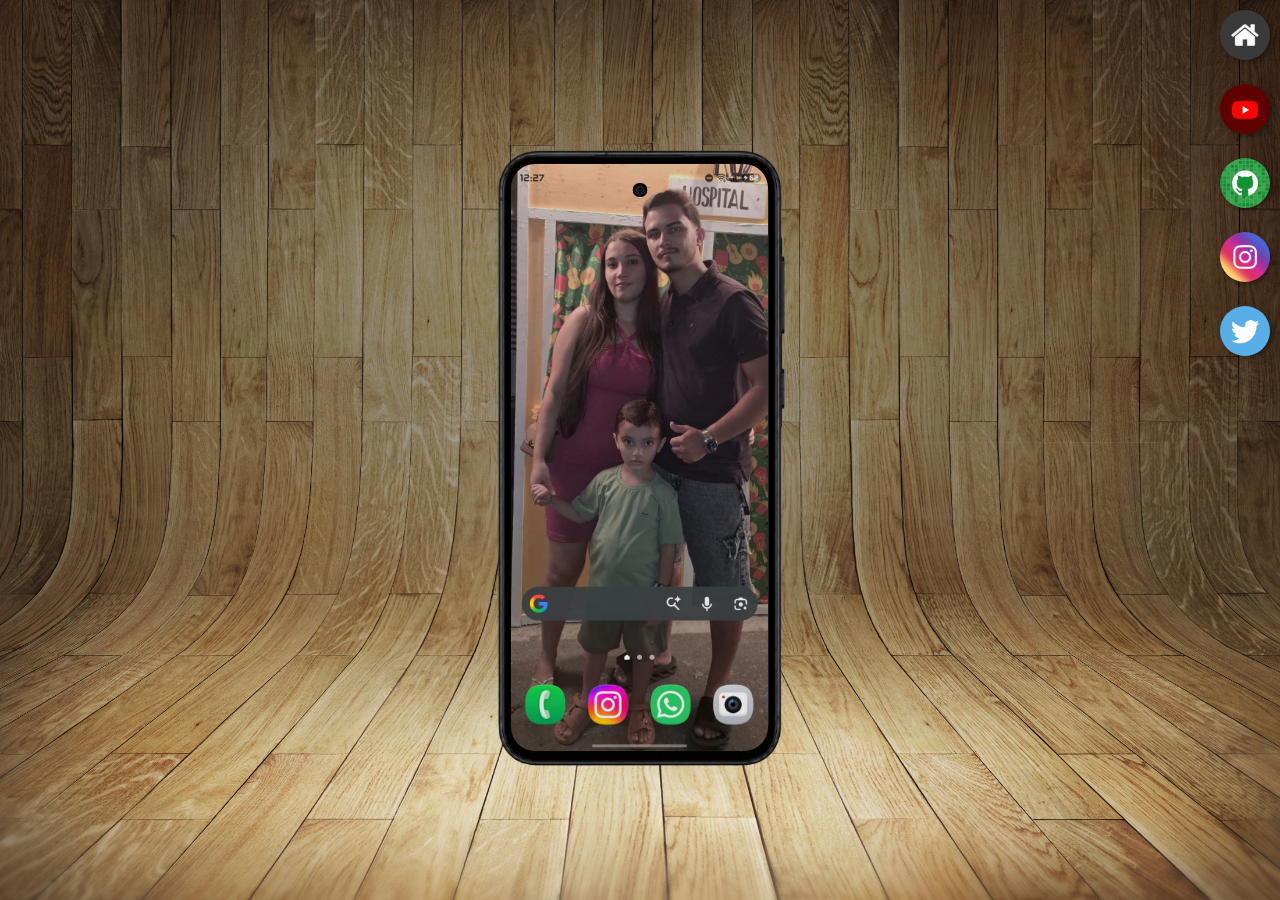
<file: index.html>
<!DOCTYPE html>
<html lang="pt-br">
<head>
    <meta charset="UTF-8">
    <meta name="viewport" content="width=device-width, initial-scale=1.0">
    <title>Projeto de Redes Sociais</title>
    <link rel="shortcut icon" href="favicon.ico" type="image/x-icon">
    <link rel="stylesheet" href="estilos/style.css">
</head>
<body>
    <main>
        <section id="telefone">
            <iframe src="home.html" name="tela" id="tela">
                Seu navegador não é compatível.
            </iframe>
            <iframe src="cam.html" name="cam" id="cam">
                Seu navegador não é compatível.
            </iframe>
        </section>
        <section id="redes-sociais">
            <a href="home.html" target="tela"><img src="imagens/logo-home.jpg" alt=""></a><br>
            <a href="yt.html" target="tela"><img src="imagens/logo-youtube.jpg" alt=""></a><br>
            <a href="github.html" target="tela"><img src="imagens/logo-github.jpg" alt=""></a><br>
            <a href="instagram.html" target="tela"><img src="imagens/logo-instagram.jpg" alt=""></a><br>
            <a href="twitter.html" target="tela"><img src="imagens/logo-twitter.jpg" alt=""></a><br>
        </section>
    </main>

</body>
</html>
</file>
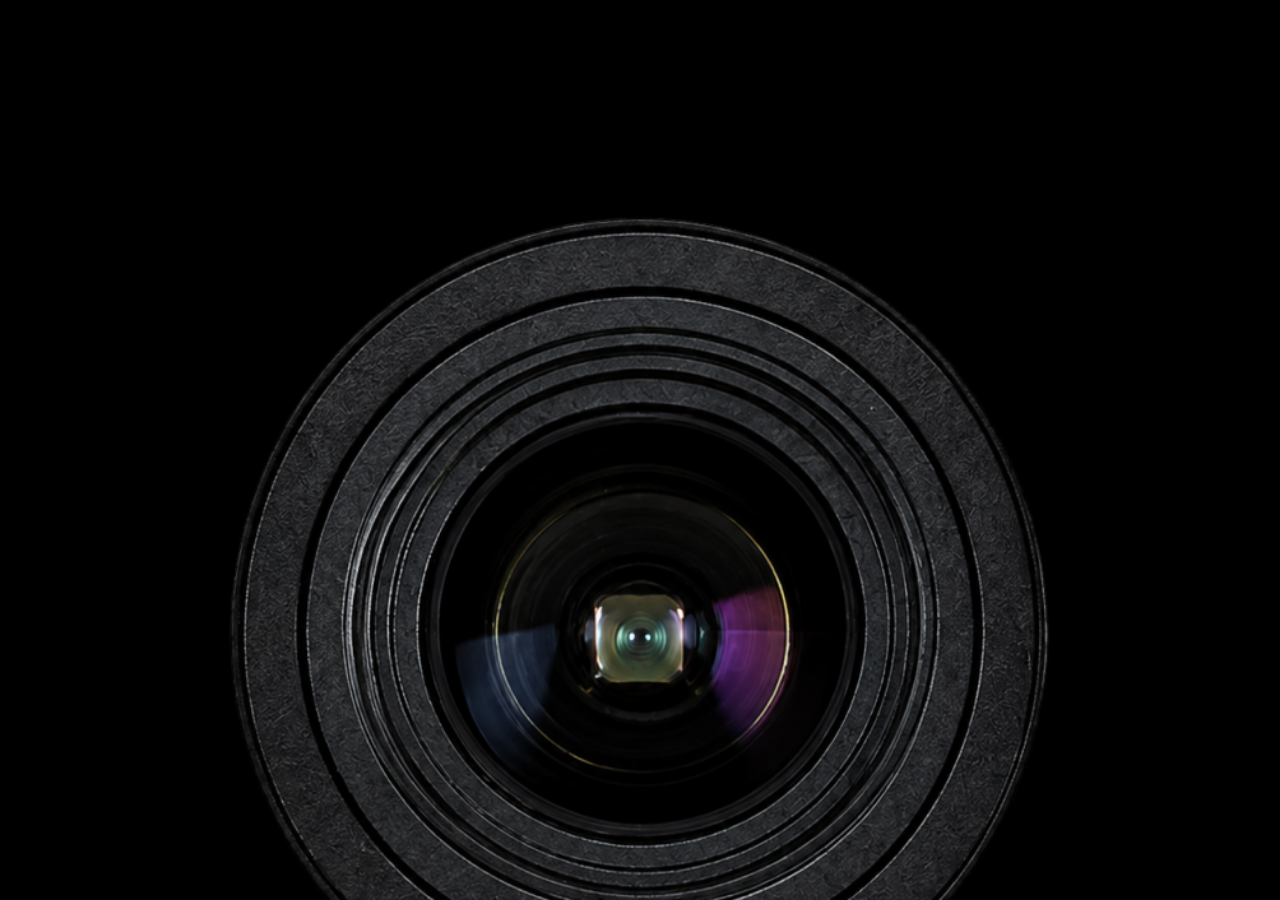
<file: cam.html>
<!DOCTYPE html>
<html lang="pt-br">
<head>
    <meta charset="UTF-8">
    <meta name="viewport" content="width=device-width, initial-scale=1.0">
    <title>Cam</title>
</head>
<style>
    * {
        margin: 0px;
        padding: 0px;
    }

    body {
        width: 100vw;
        height: 100vh;
        background: rgb(0, 0, 0) url(imagens/cam.png) no-repeat;
        background-size: cover;  
    }
</style>
<body>
    
</body>
</html>
</file>
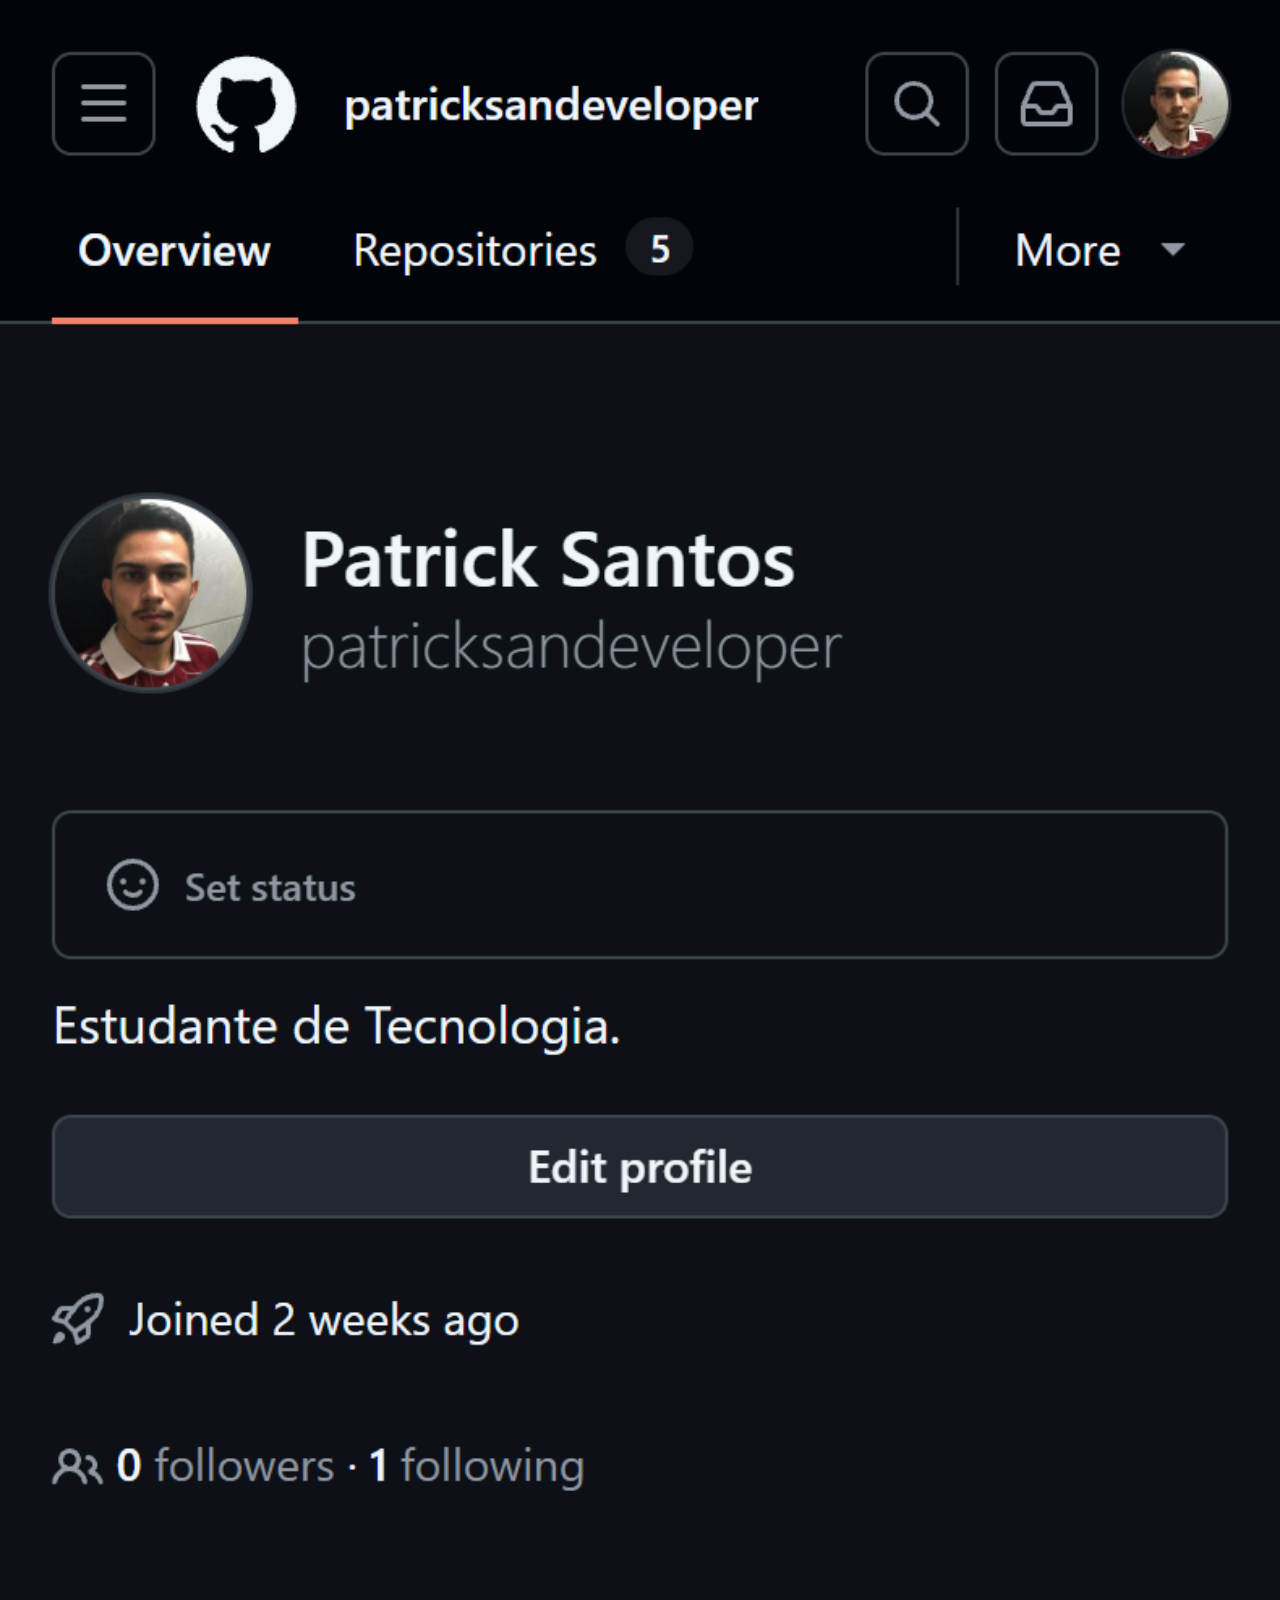
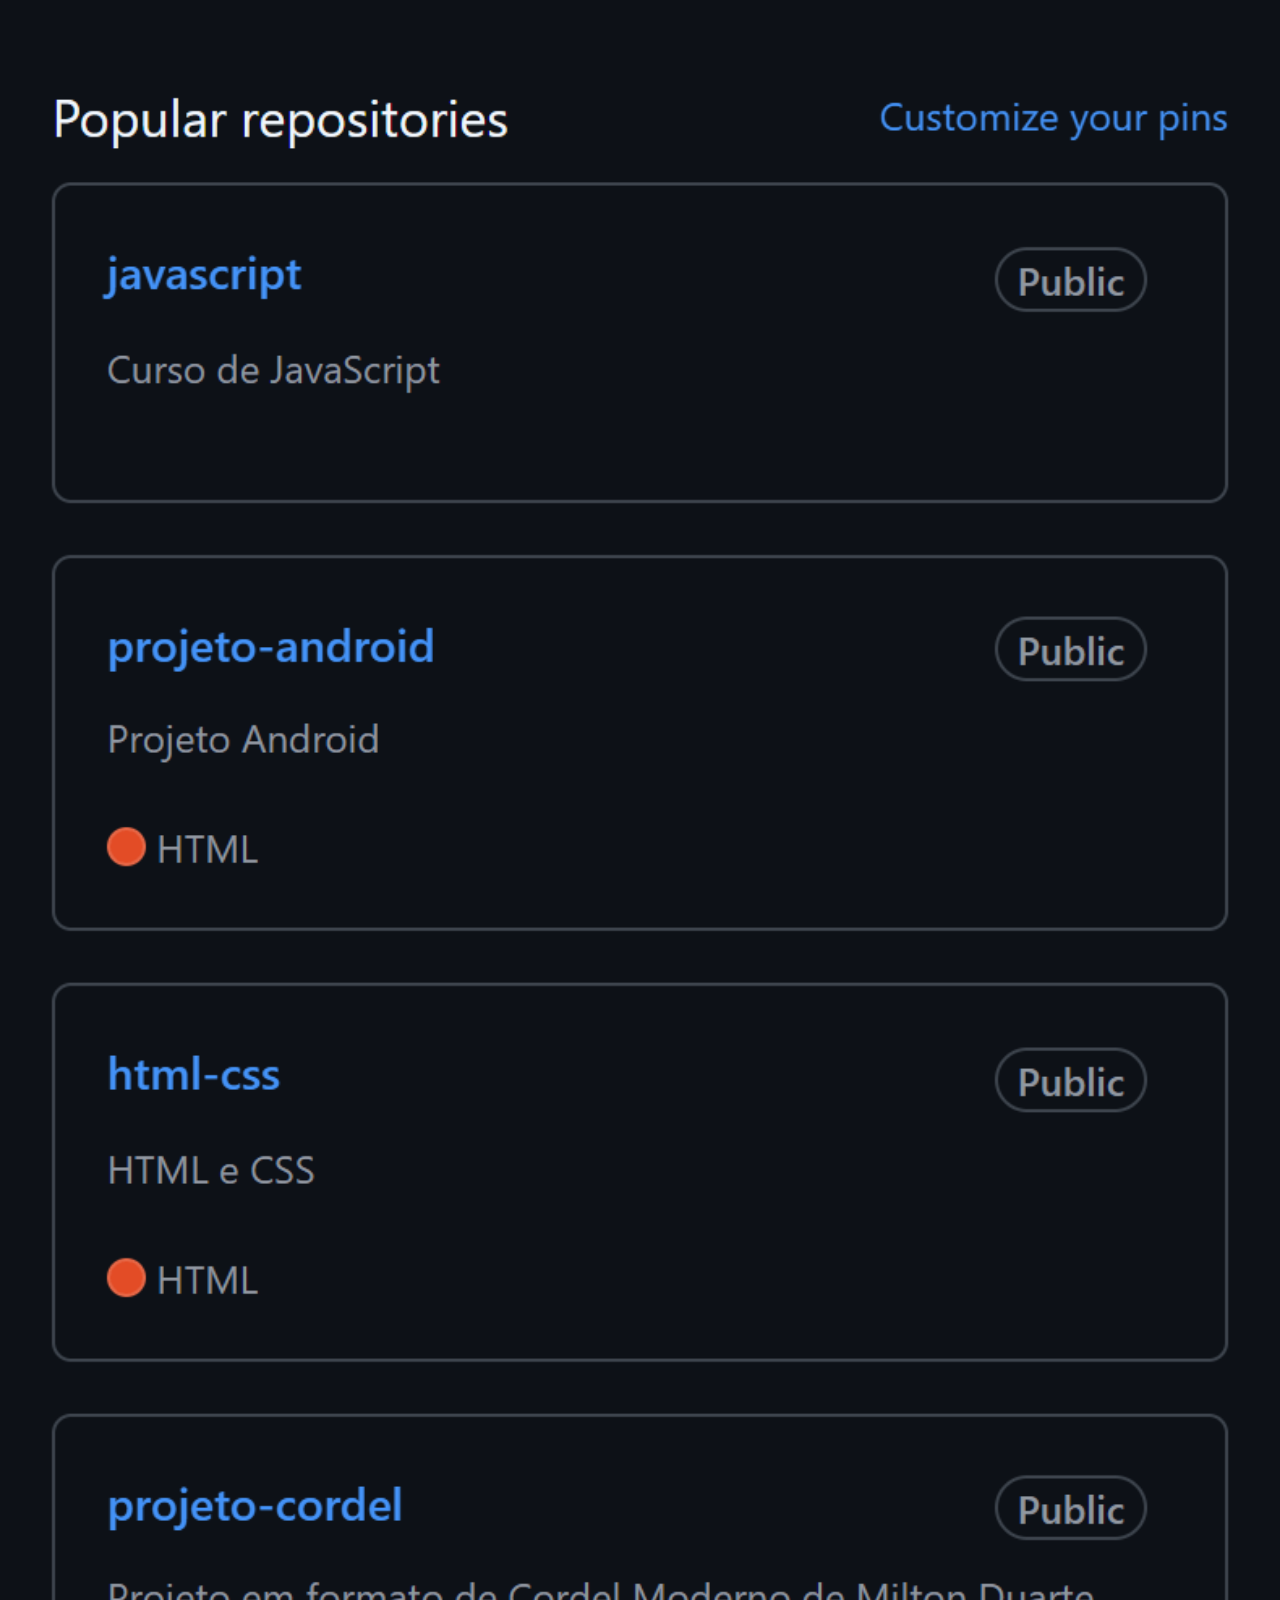
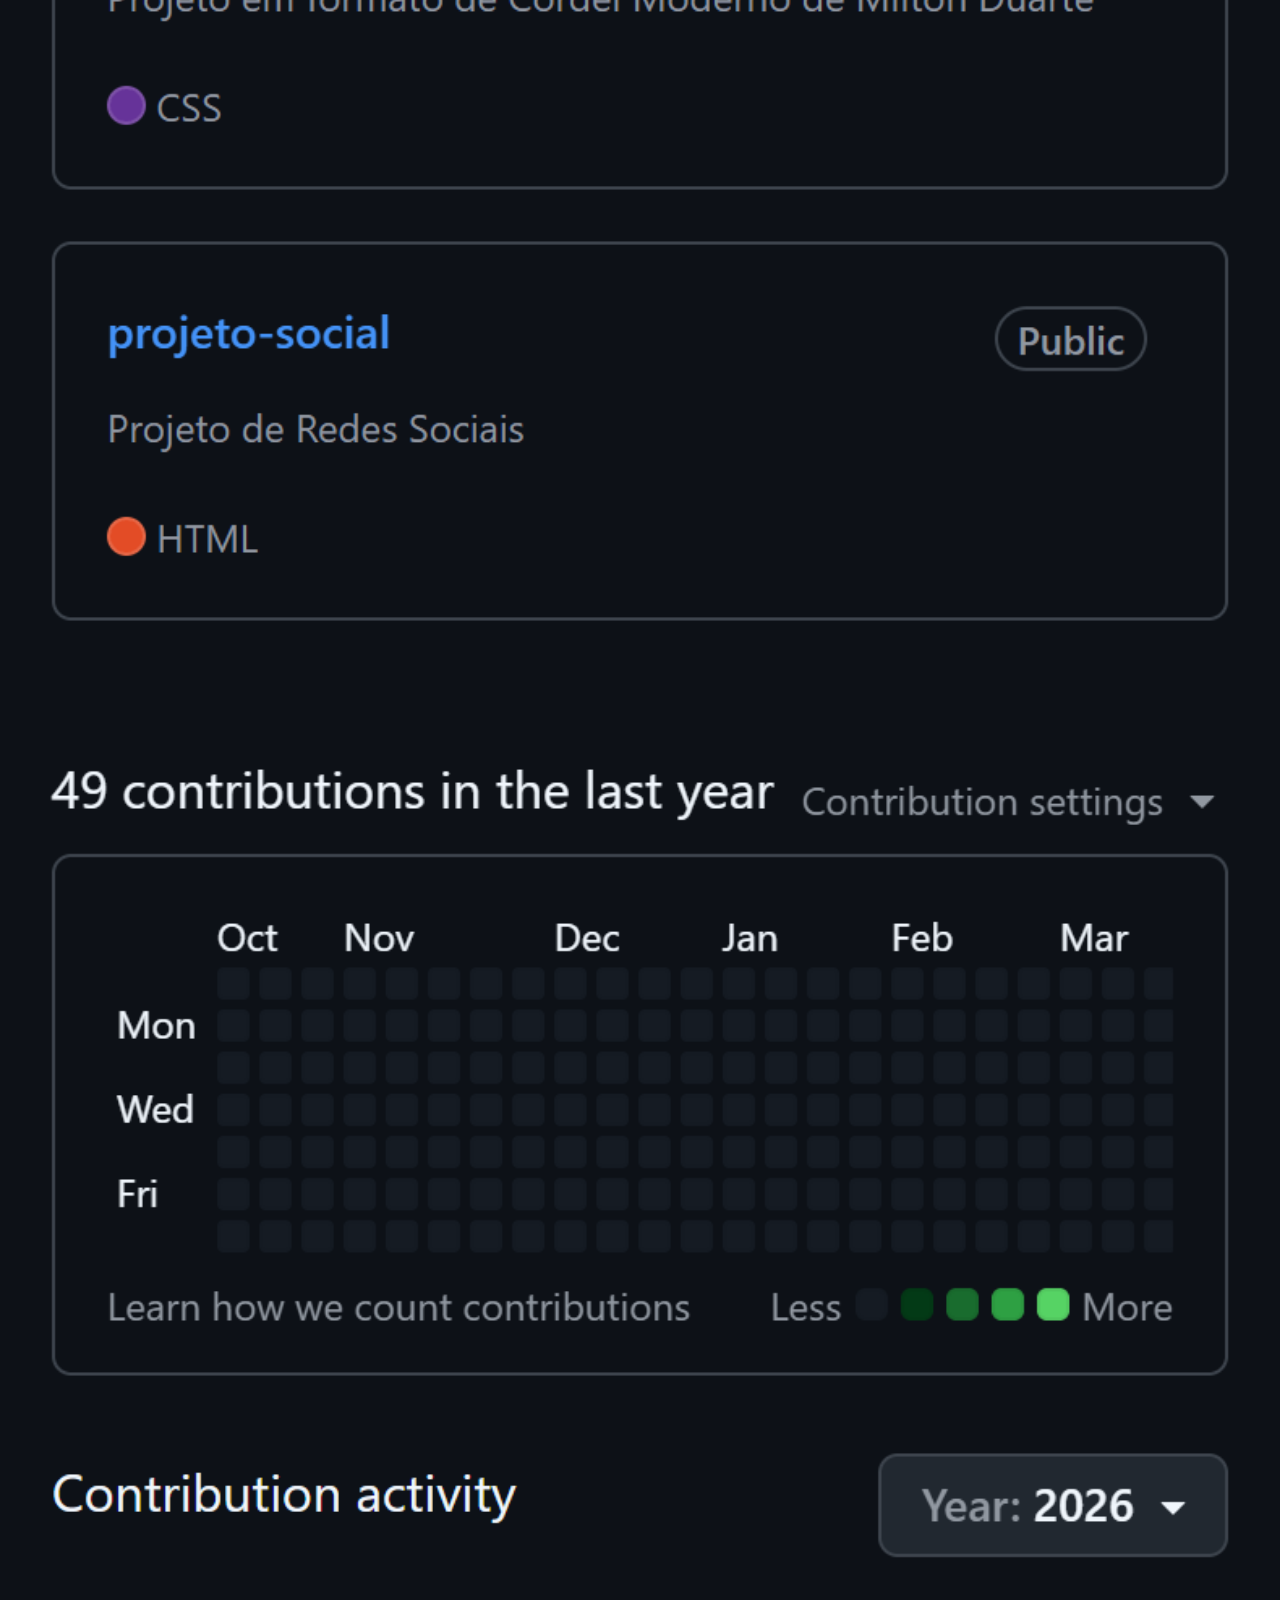
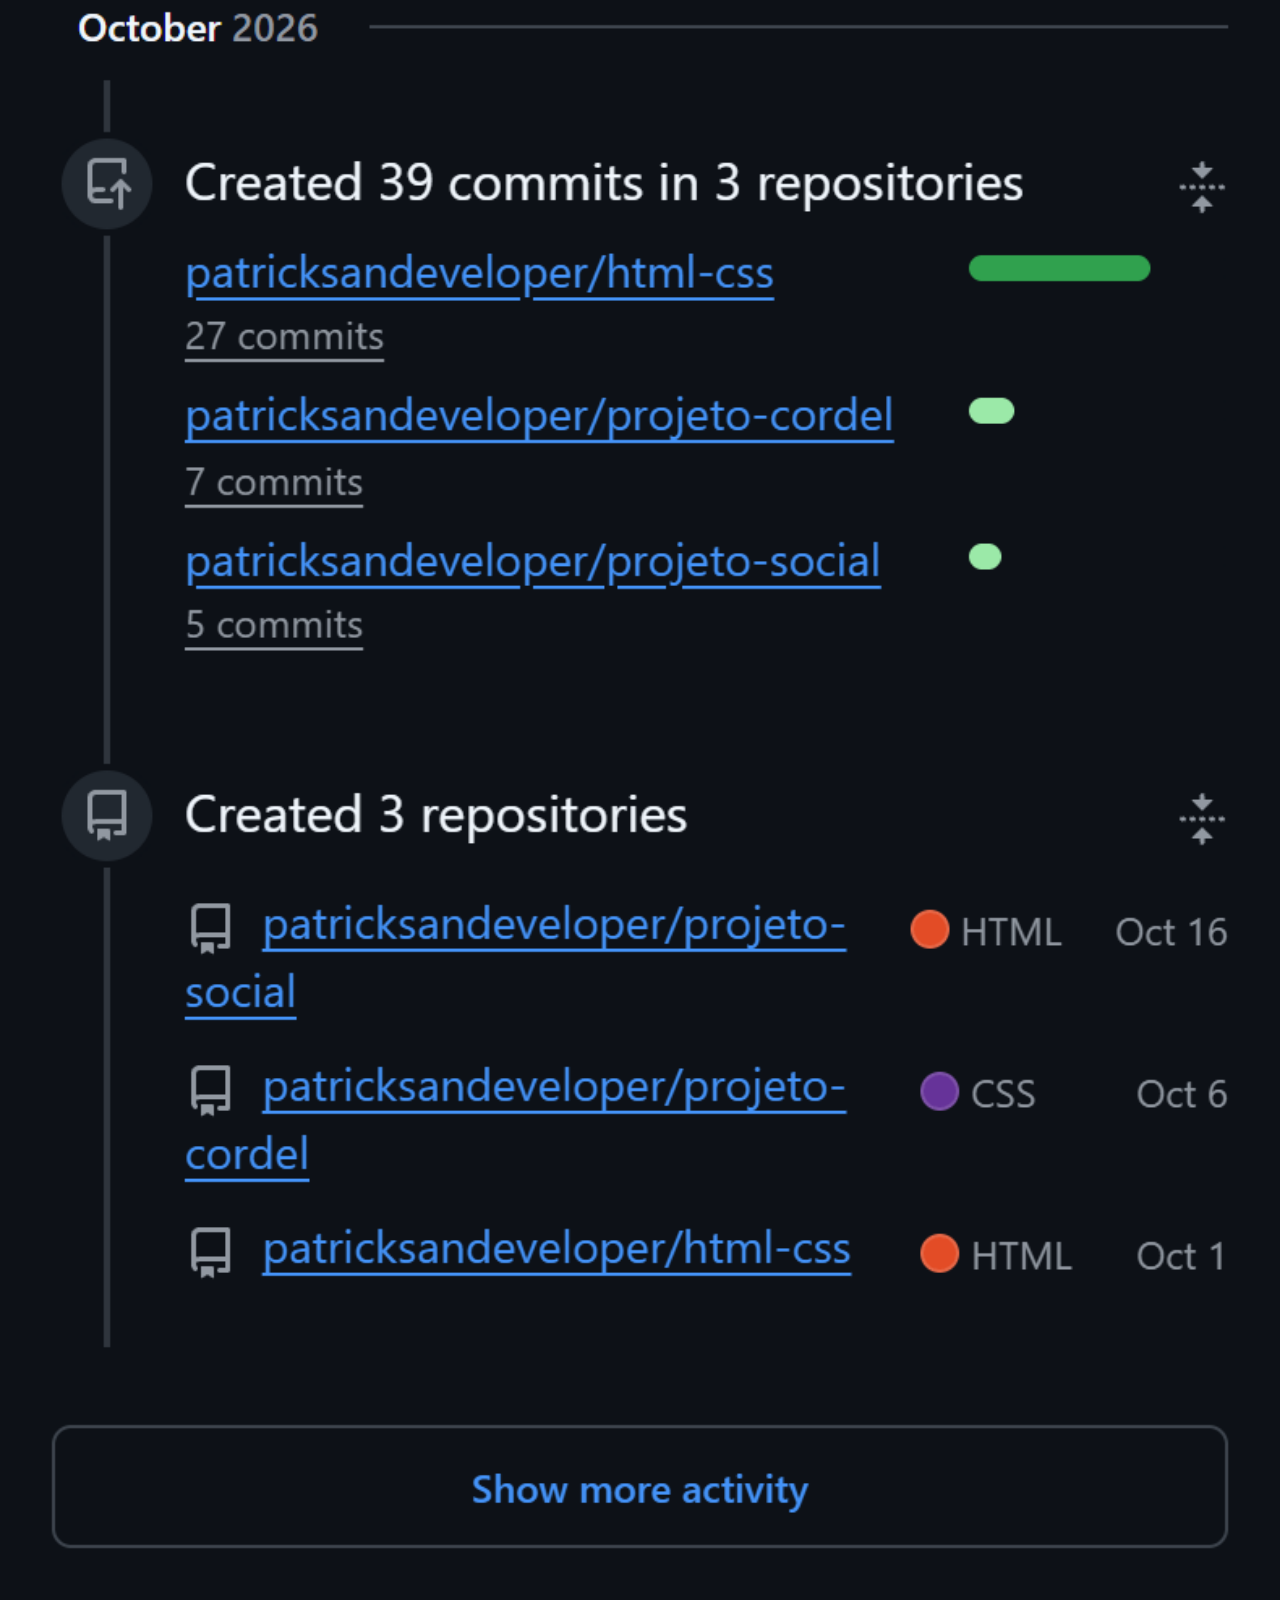
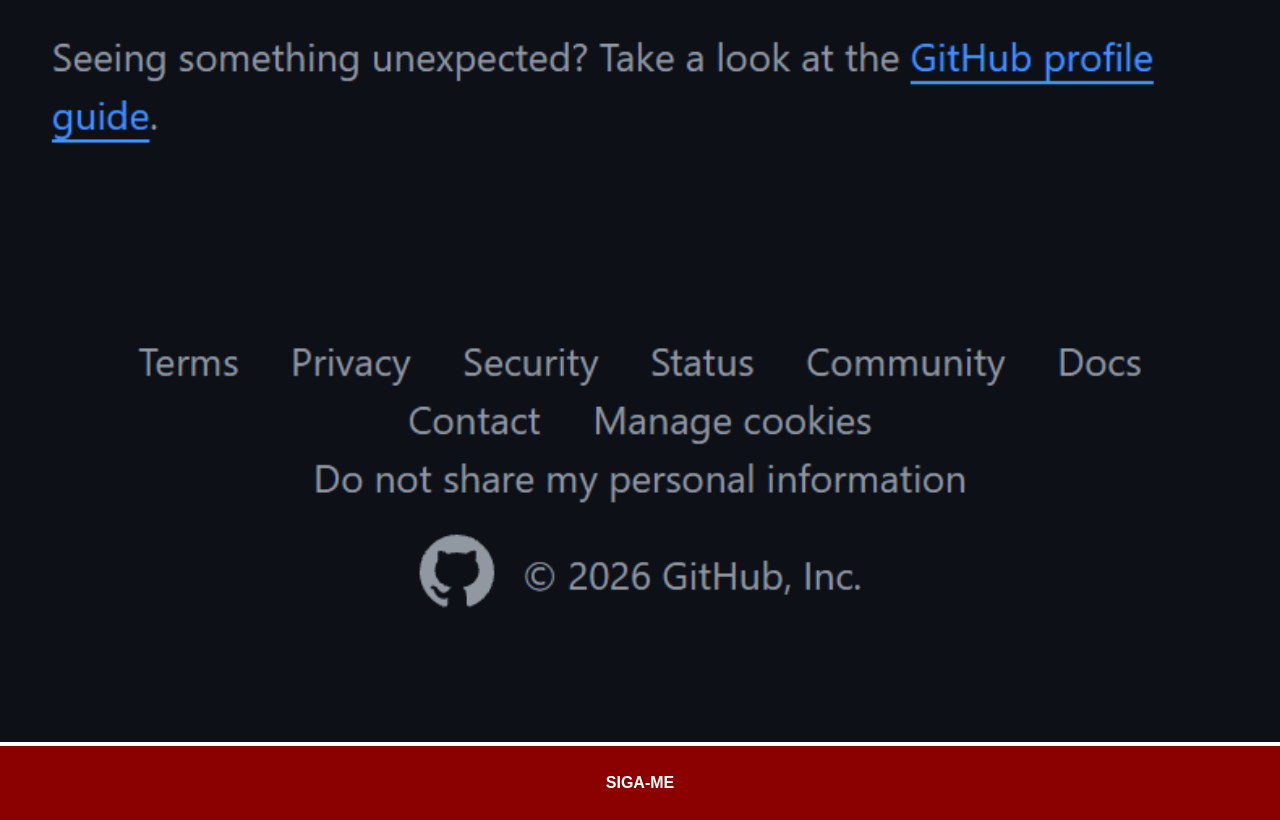
<file: github.html>
<!DOCTYPE html>
<html lang="pt-br">
<head>
    <meta charset="UTF-8">
    <meta name="viewport" content="width=device-width, initial-scale=1.0">
    <title>GitHub</title>
    <link rel="stylesheet" href="estilos/social.css">
</head>
<body>
    <img src="imagens/tela-github.png" alt="GitHub">
    <a href="https://github.com/patricksandeveloper" target="_blank">SIGA-ME</a>
</body>
</html>
</file>
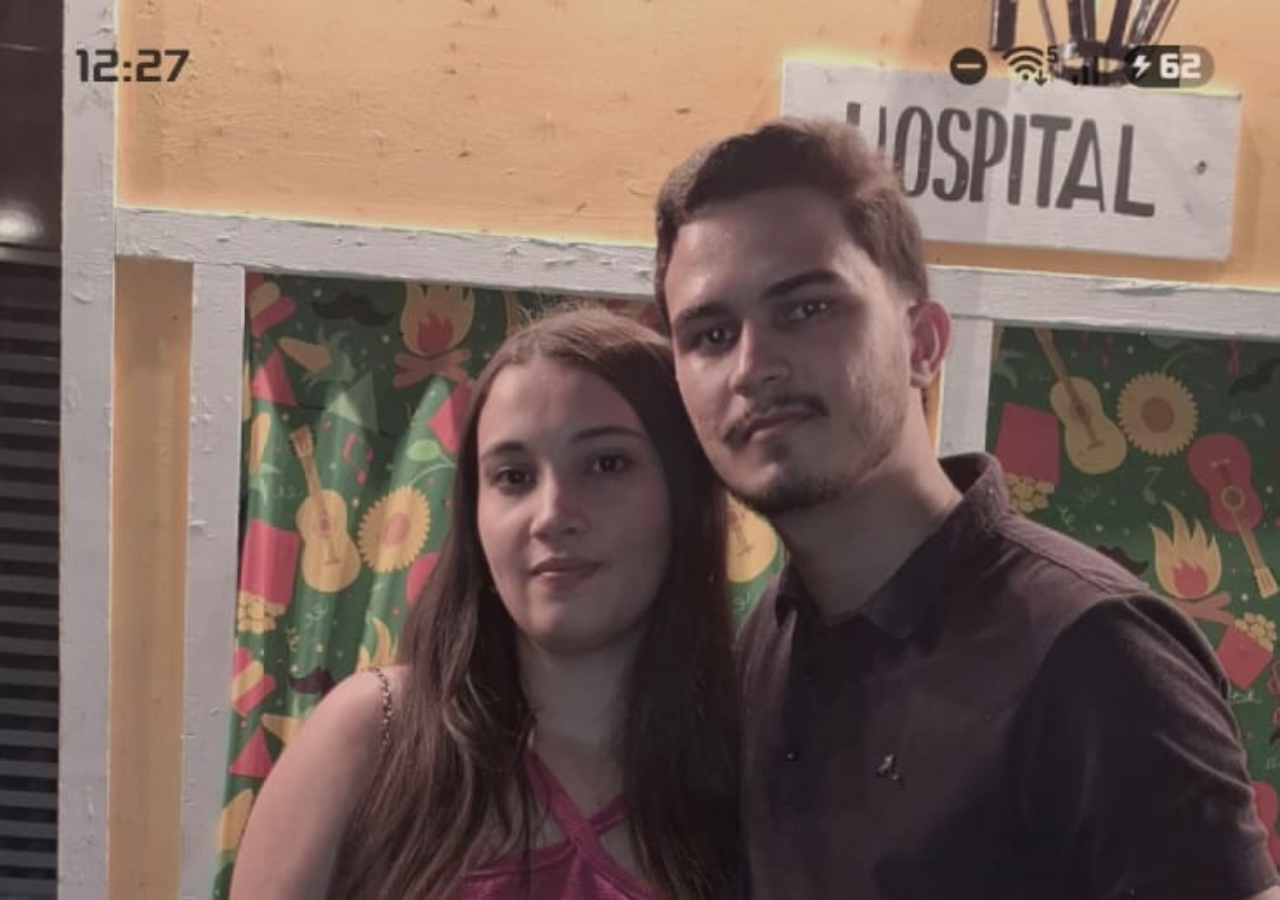
<file: home.html>
<!DOCTYPE html>
<html lang="pt-br">
<head>
    <meta charset="UTF-8">
    <meta name="viewport" content="width=device-width, initial-scale=1.0">
    <title>Home</title>
</head>
<style>
    * {
        margin: 0px;
        padding: 0px;
    }

    body {
        width: 100vw;
        height: 100vh;
        background: black url(imagens/frame.familia.jpeg) no-repeat top center;
        background-size: cover;
    }
</style>
<body>
    
</body>
</html>
</file>
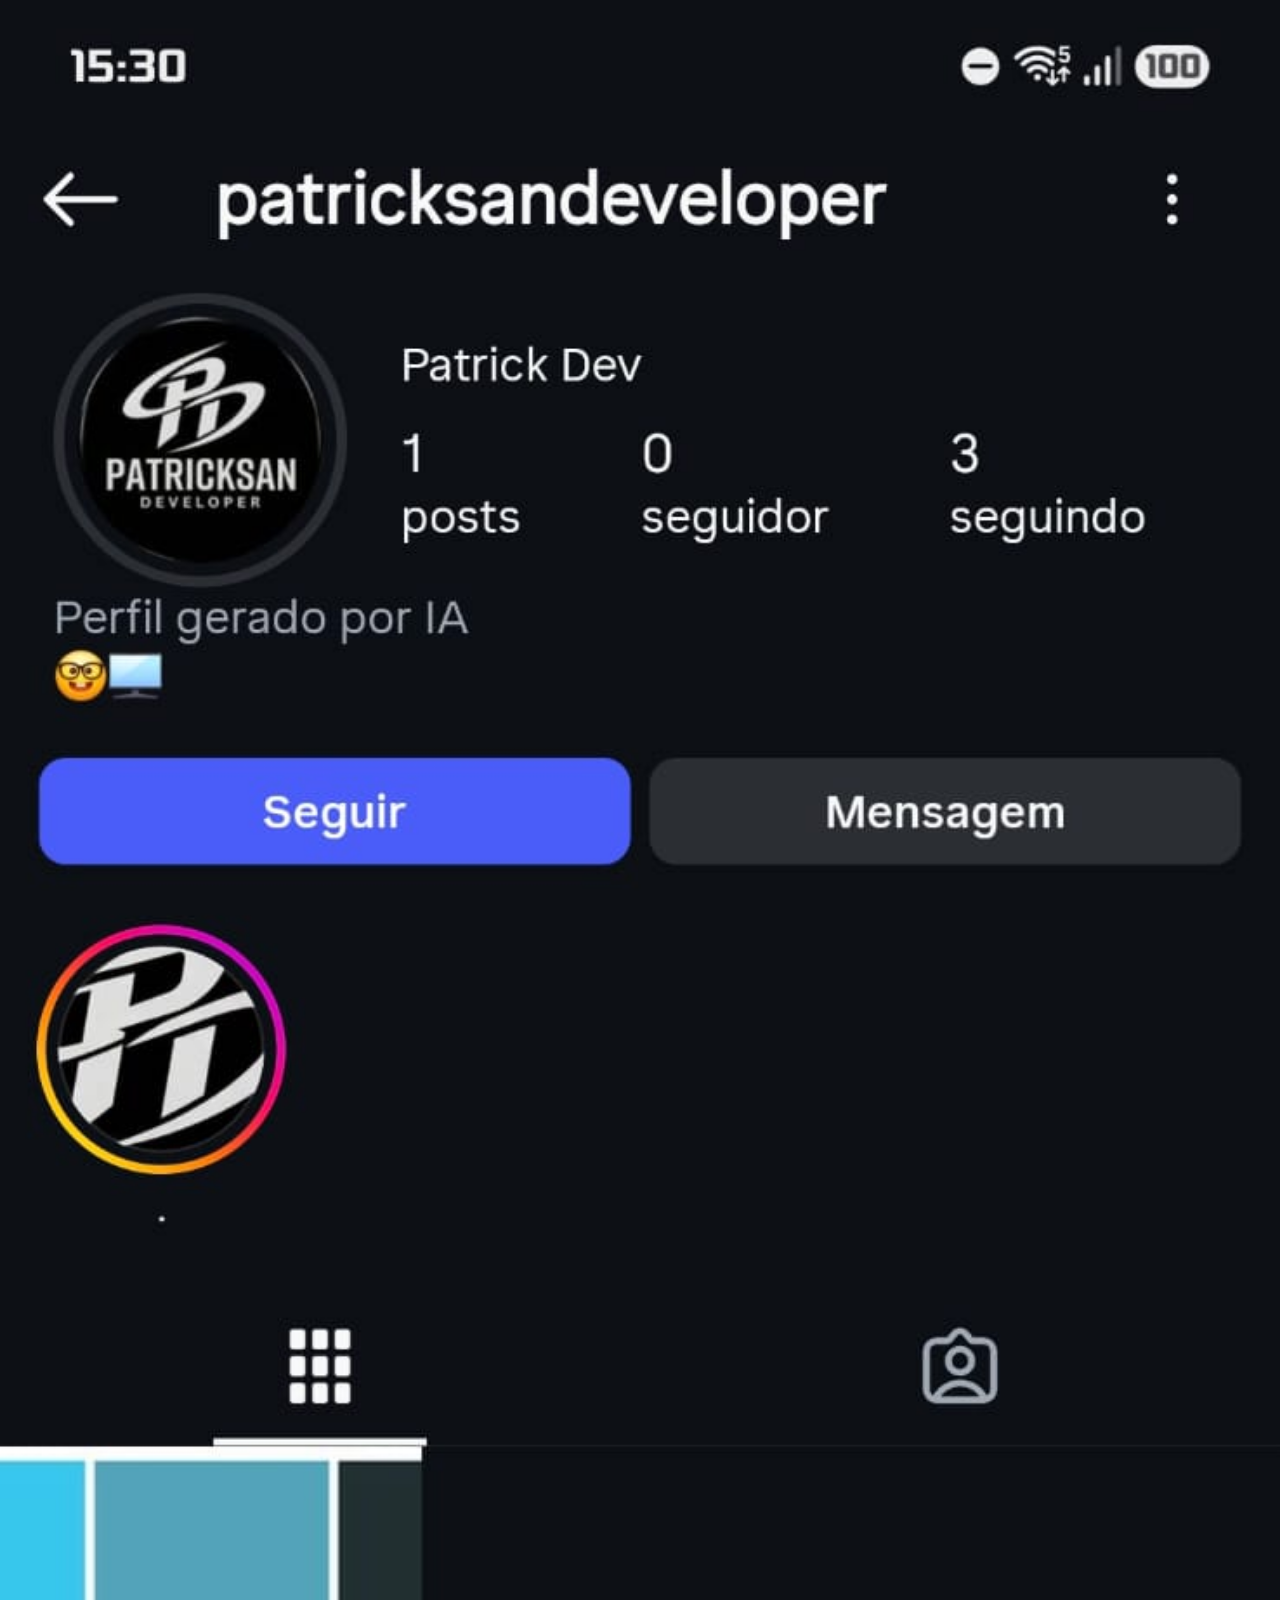
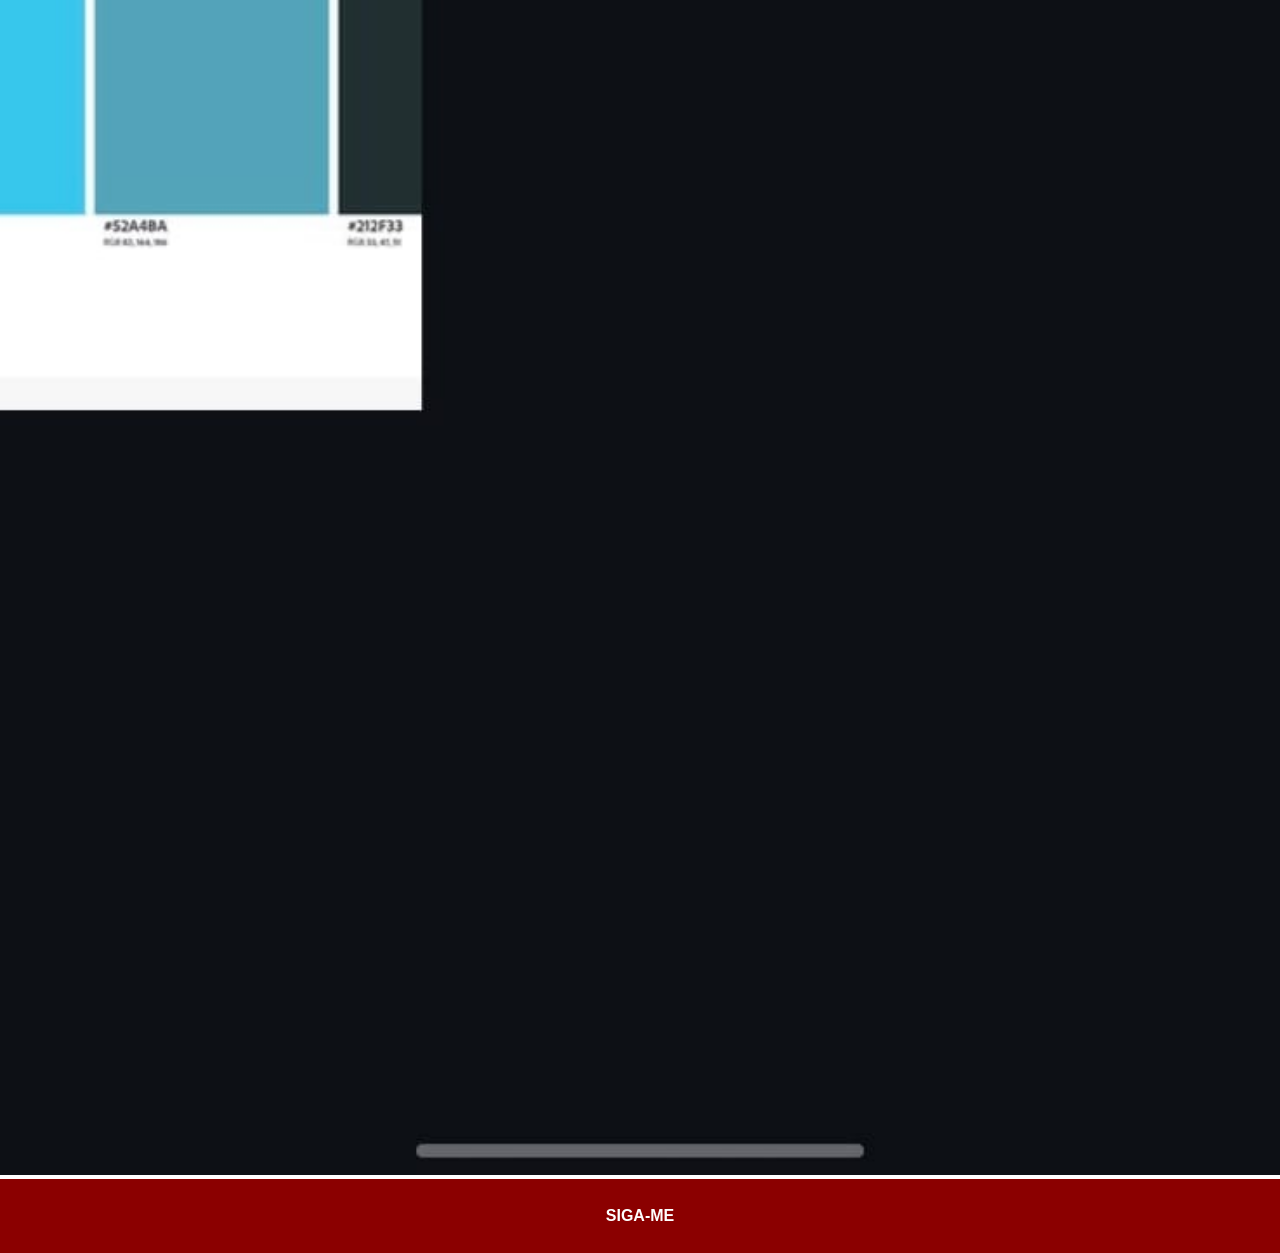
<file: instagram.html>
<!DOCTYPE html>
<html lang="pt-br">
<head>
    <meta charset="UTF-8">
    <meta name="viewport" content="width=device-width, initial-scale=1.0">
    <title>Instagram</title>
    <link rel="stylesheet" href="estilos/social.css">
</head>
<body>
    <img src="imagens/tela-instagram.jpeg" alt="Instagram">
    <a href="https://www.instagram.com/patricksandeveloper/" target="_blank">SIGA-ME</a>
</body>
</html>
</file>
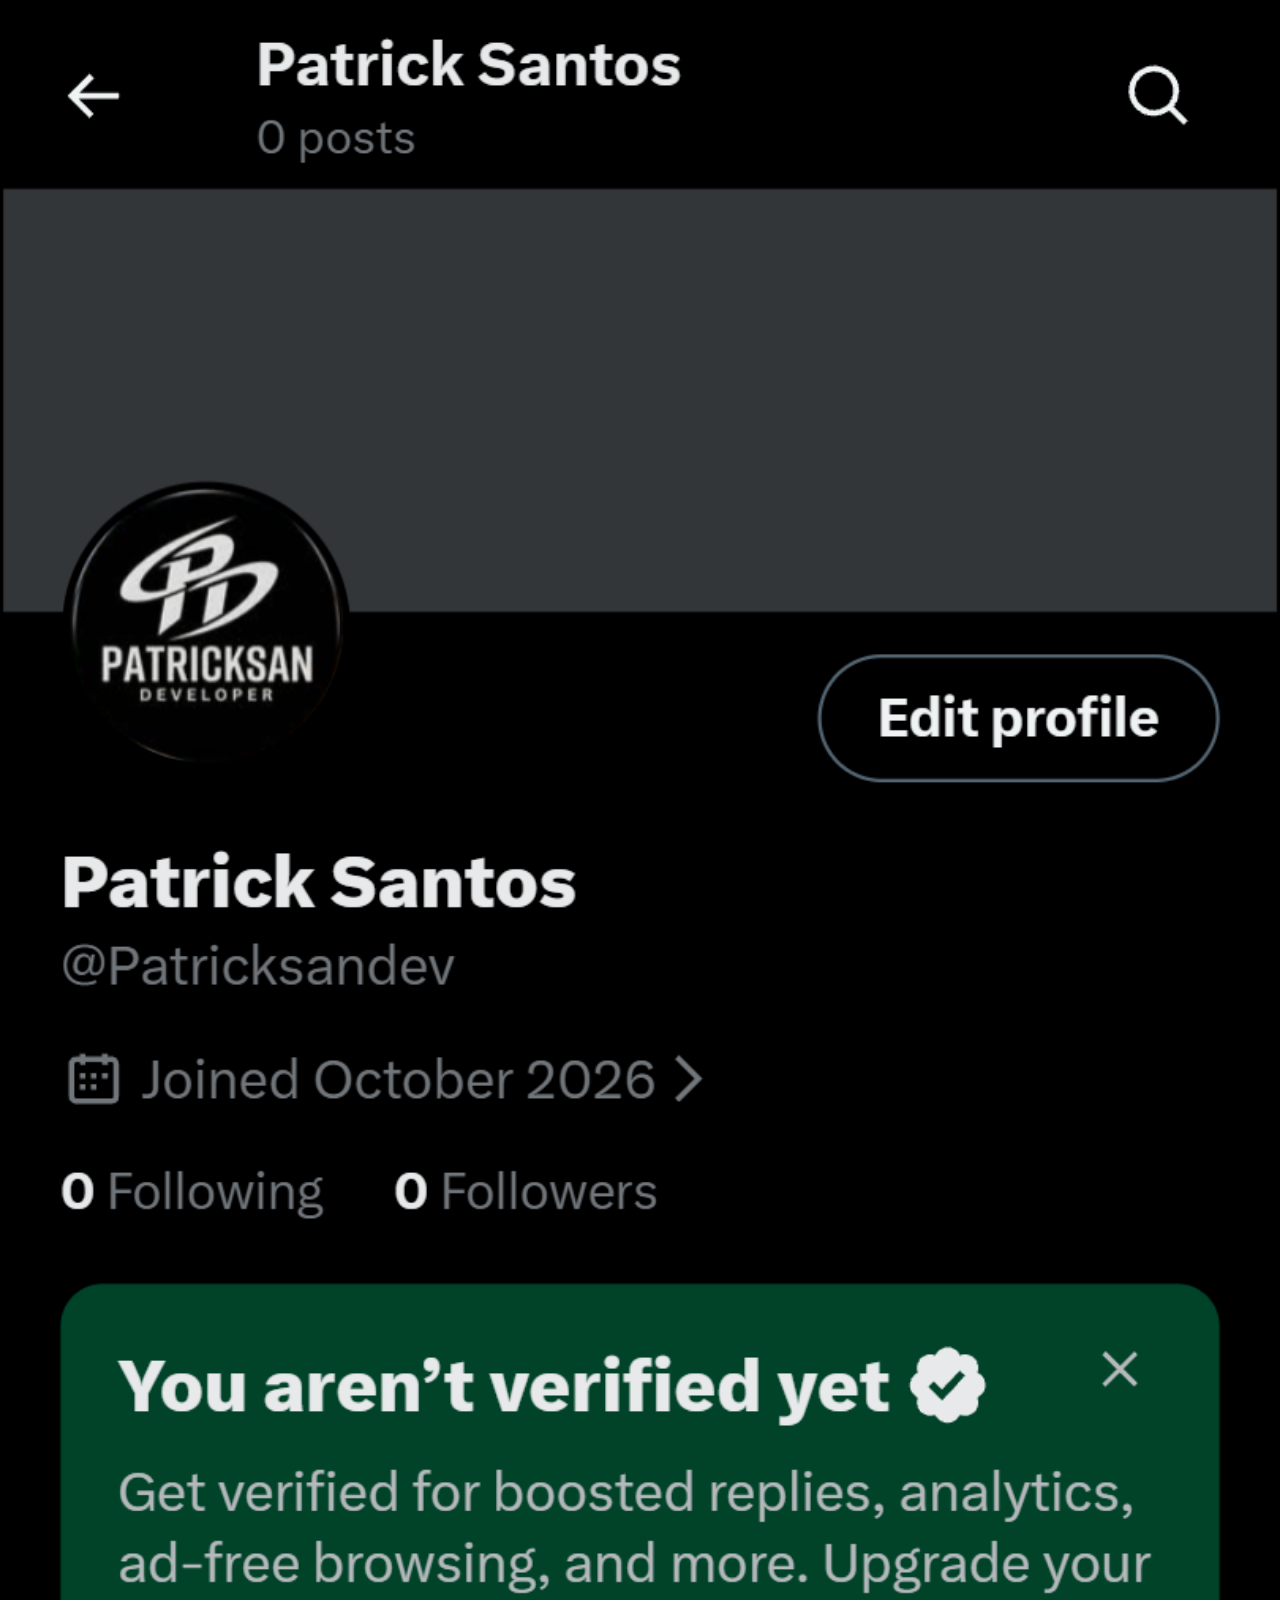
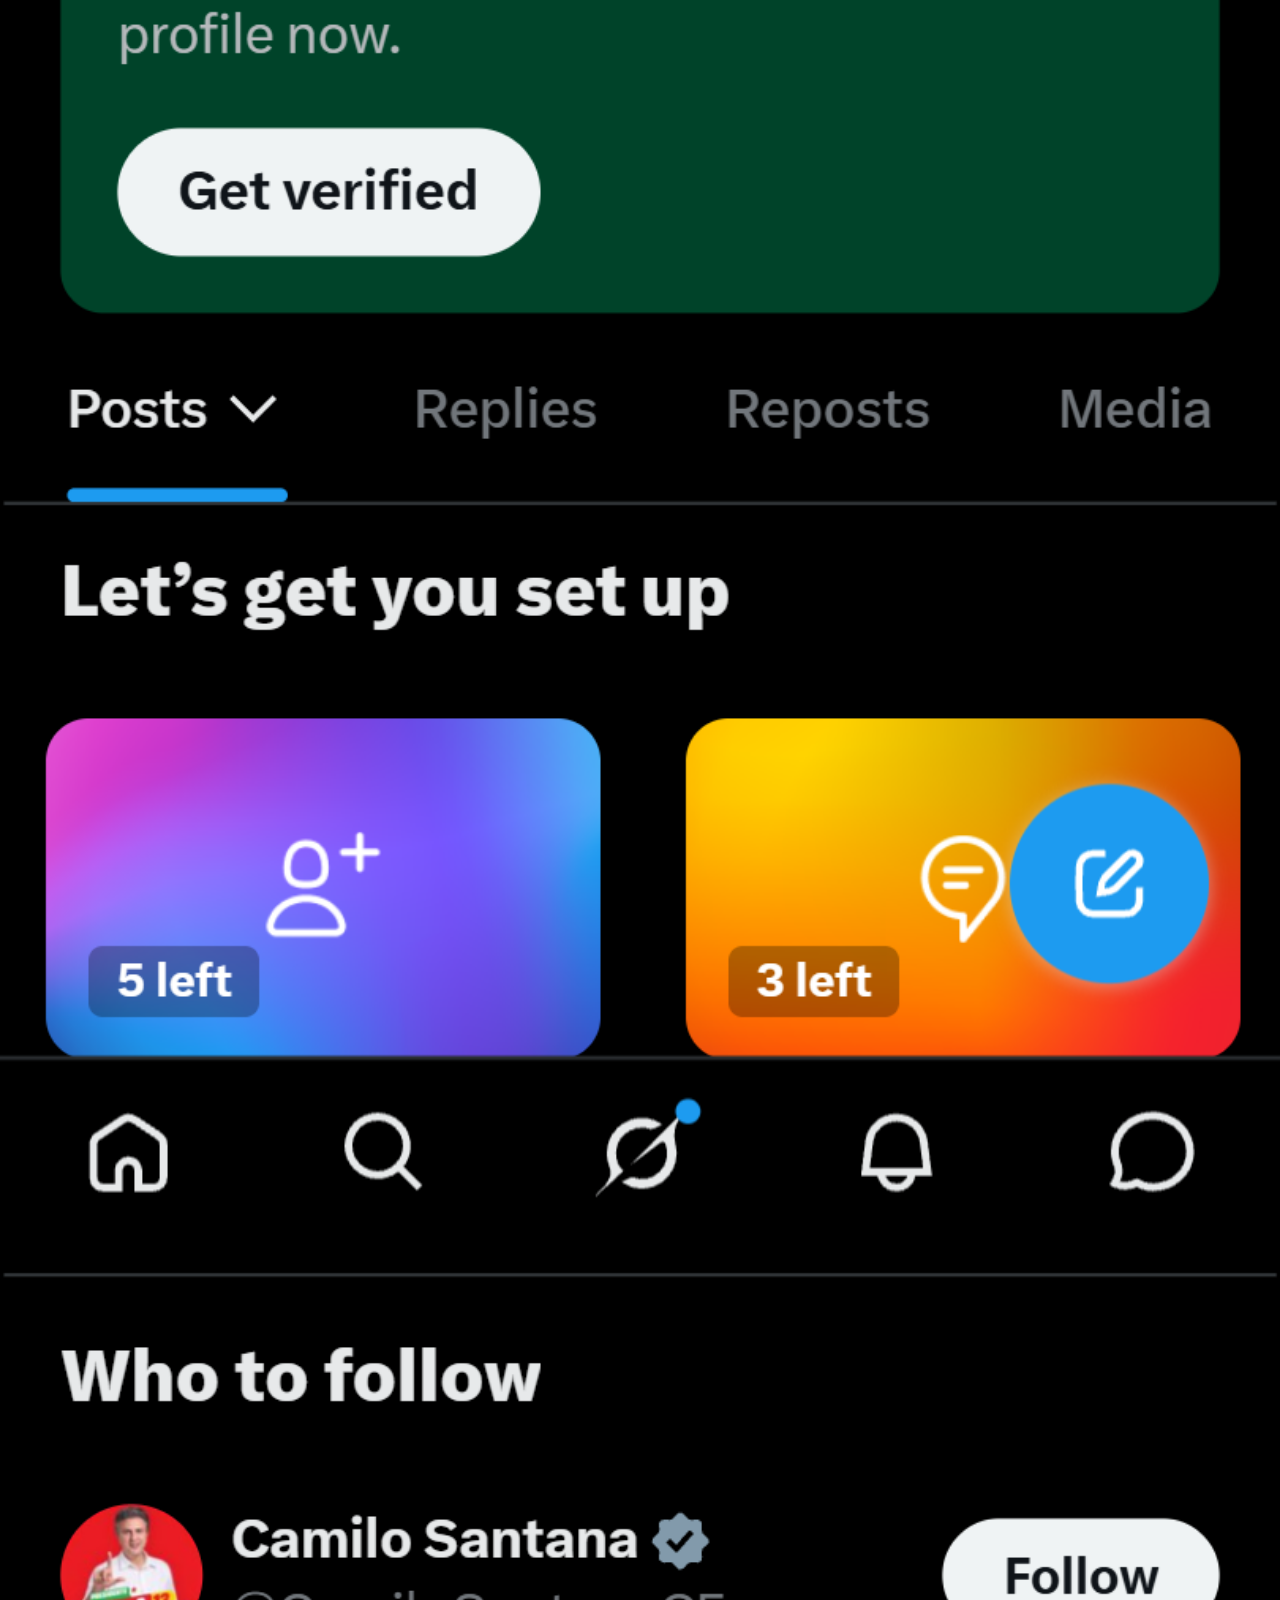
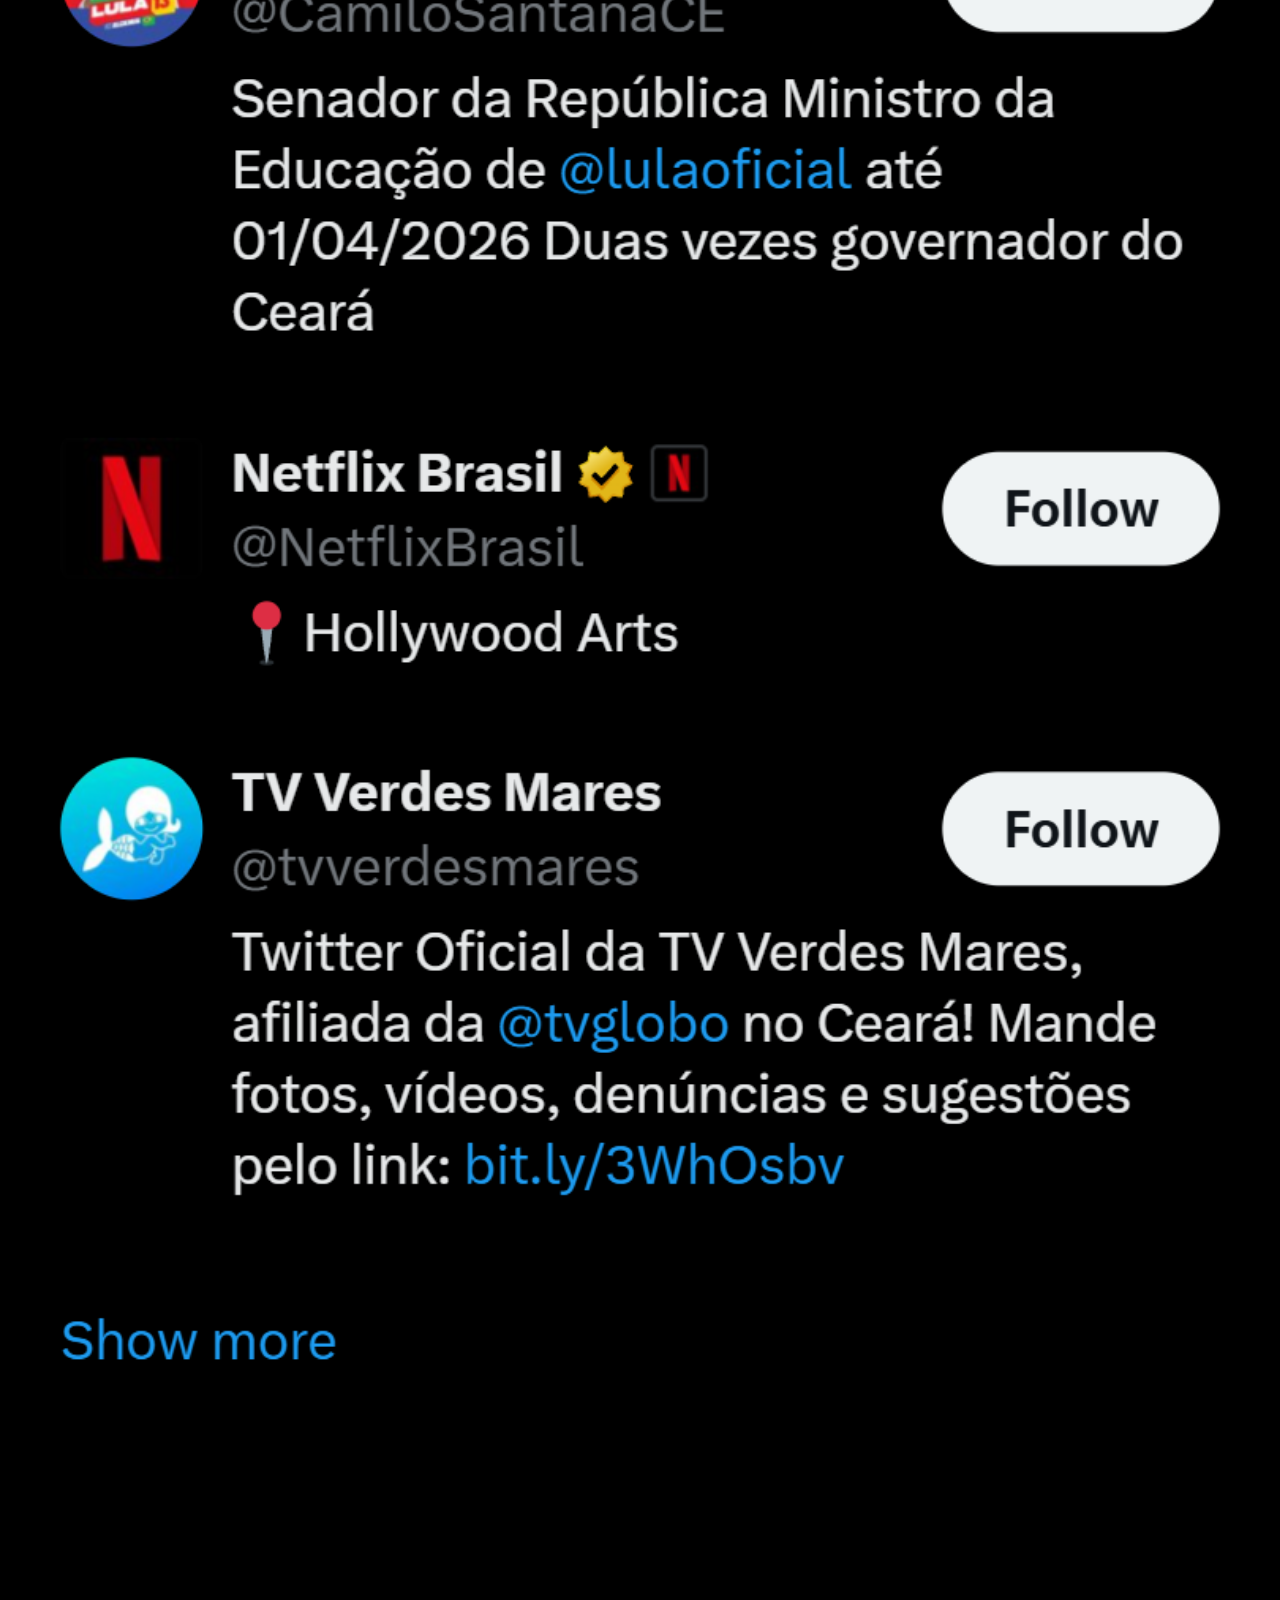
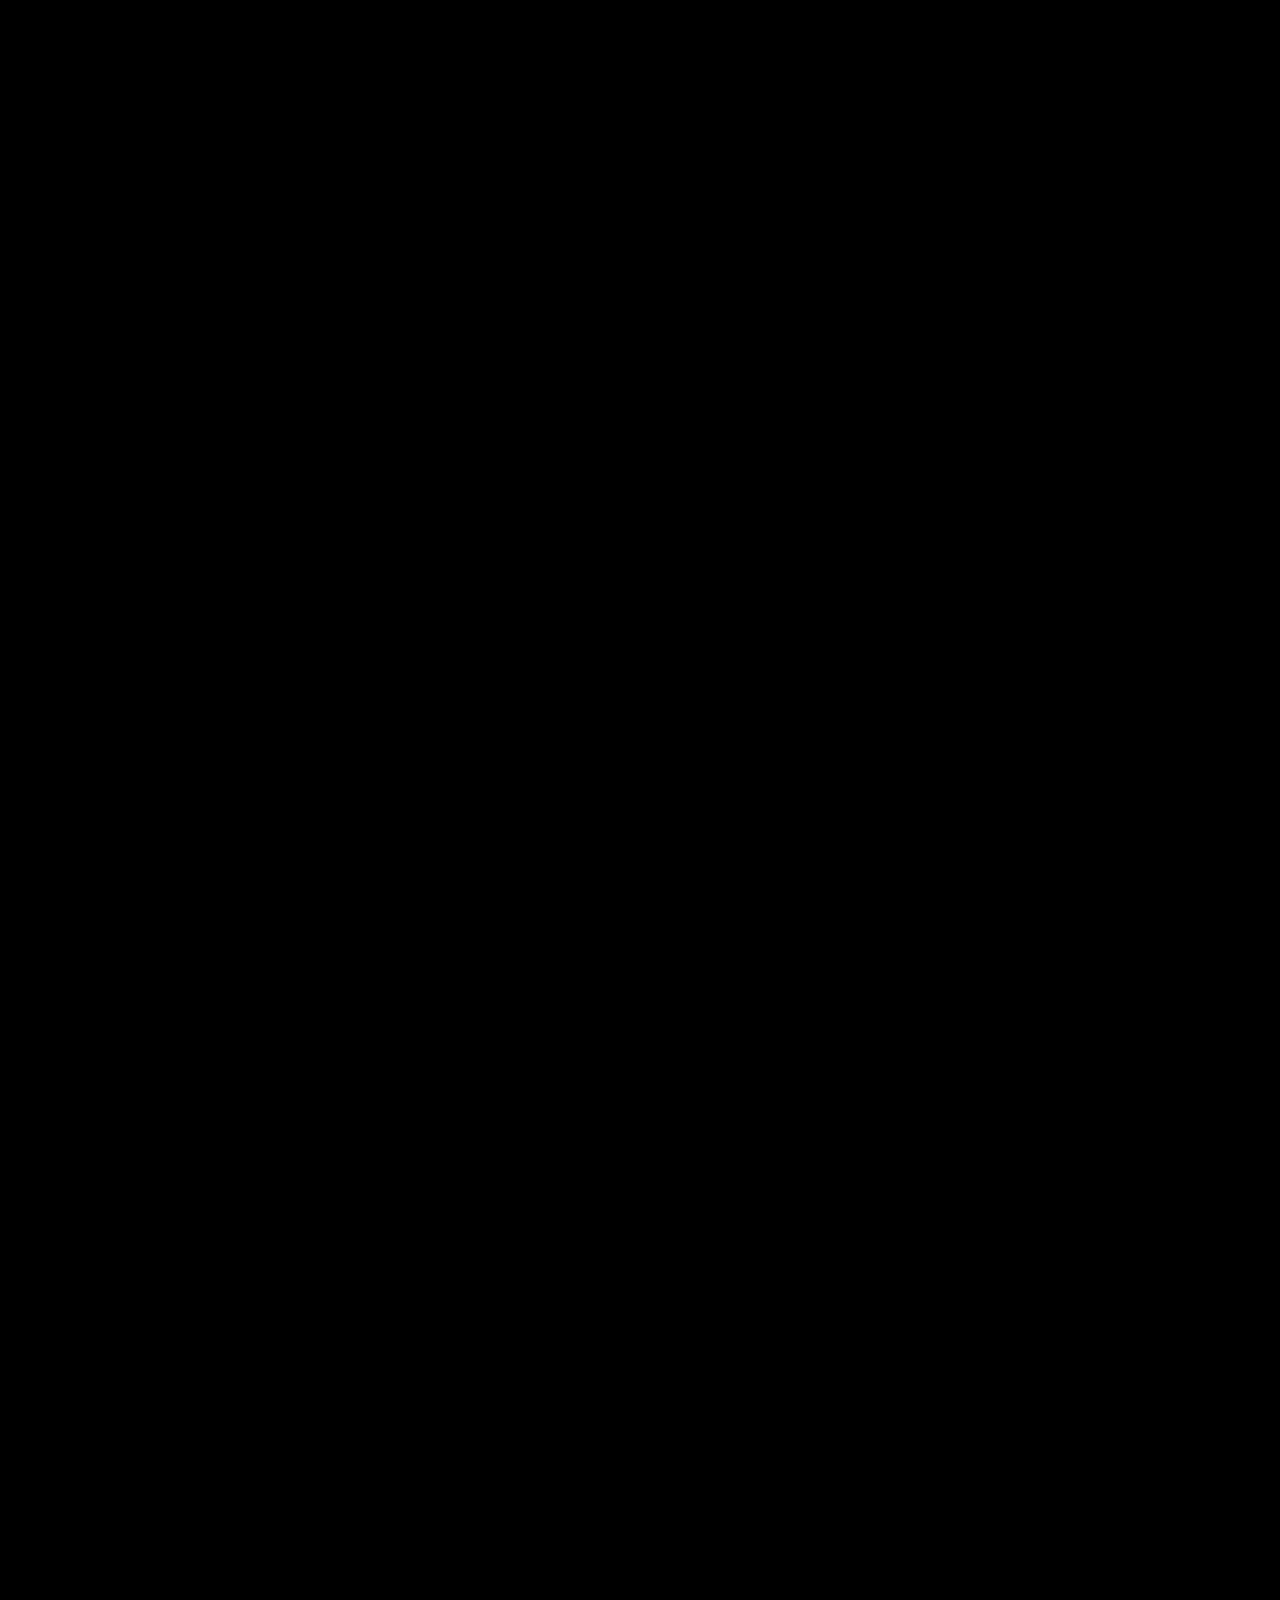
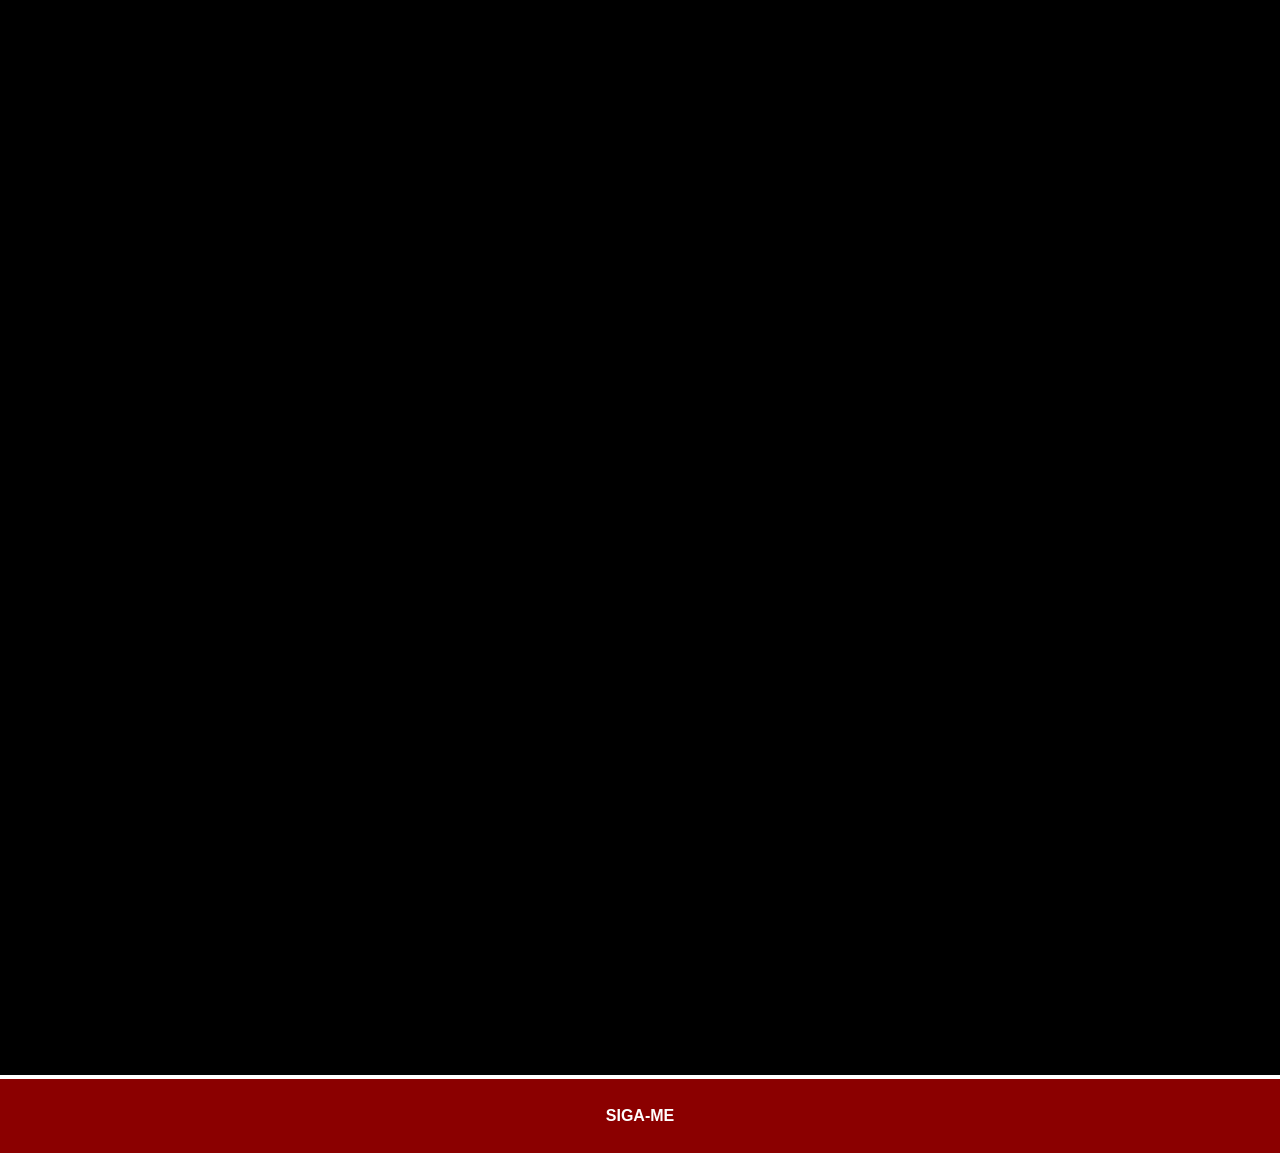
<file: twitter.html>
<!DOCTYPE html>
<html lang="pt-br">
<head>
    <meta charset="UTF-8">
    <meta name="viewport" content="width=device-width, initial-scale=1.0">
    <title>GitHub</title>
    <link rel="stylesheet" href="estilos/social.css">
</head>
<body>
    <img src="imagens/tela-twitter.png" alt="Twitter">
    <a href="https://x.com/Patricksandev" target="_blank">SIGA-ME</a>
</body>
</html>
</file>
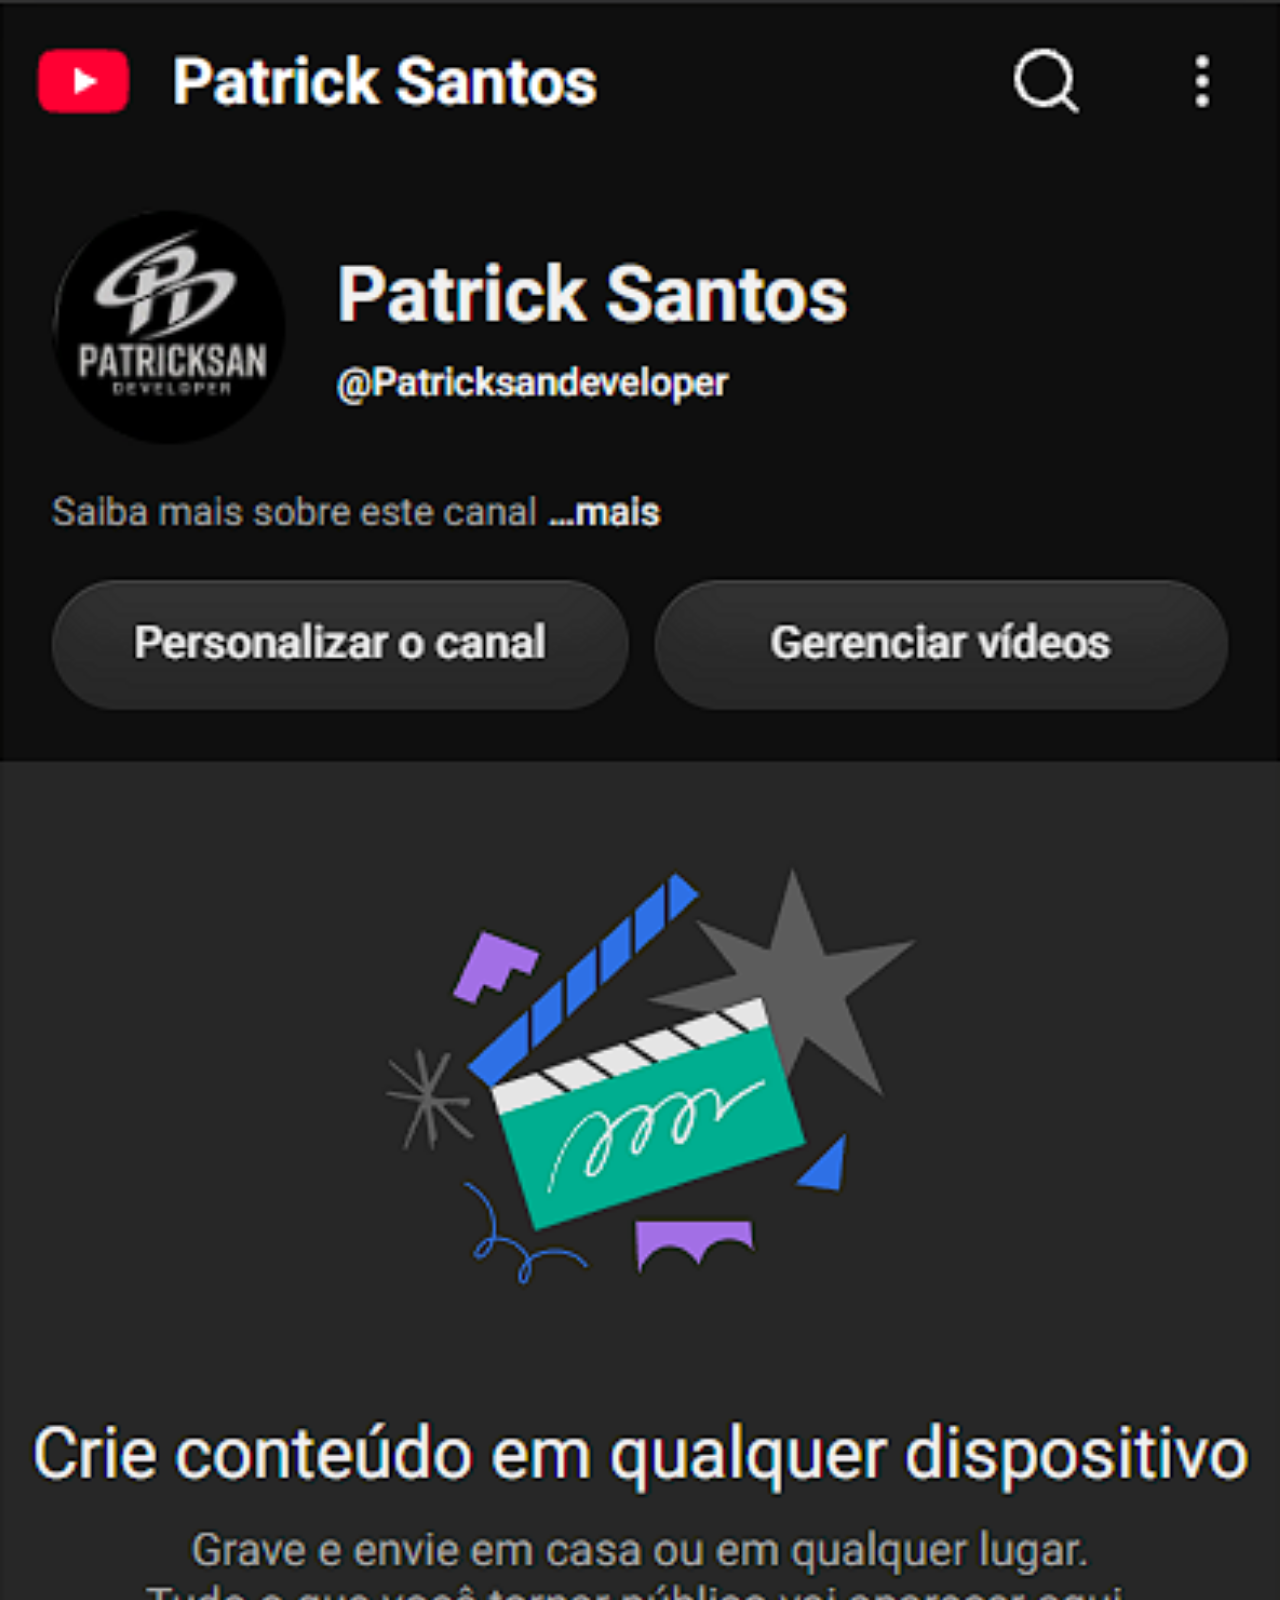
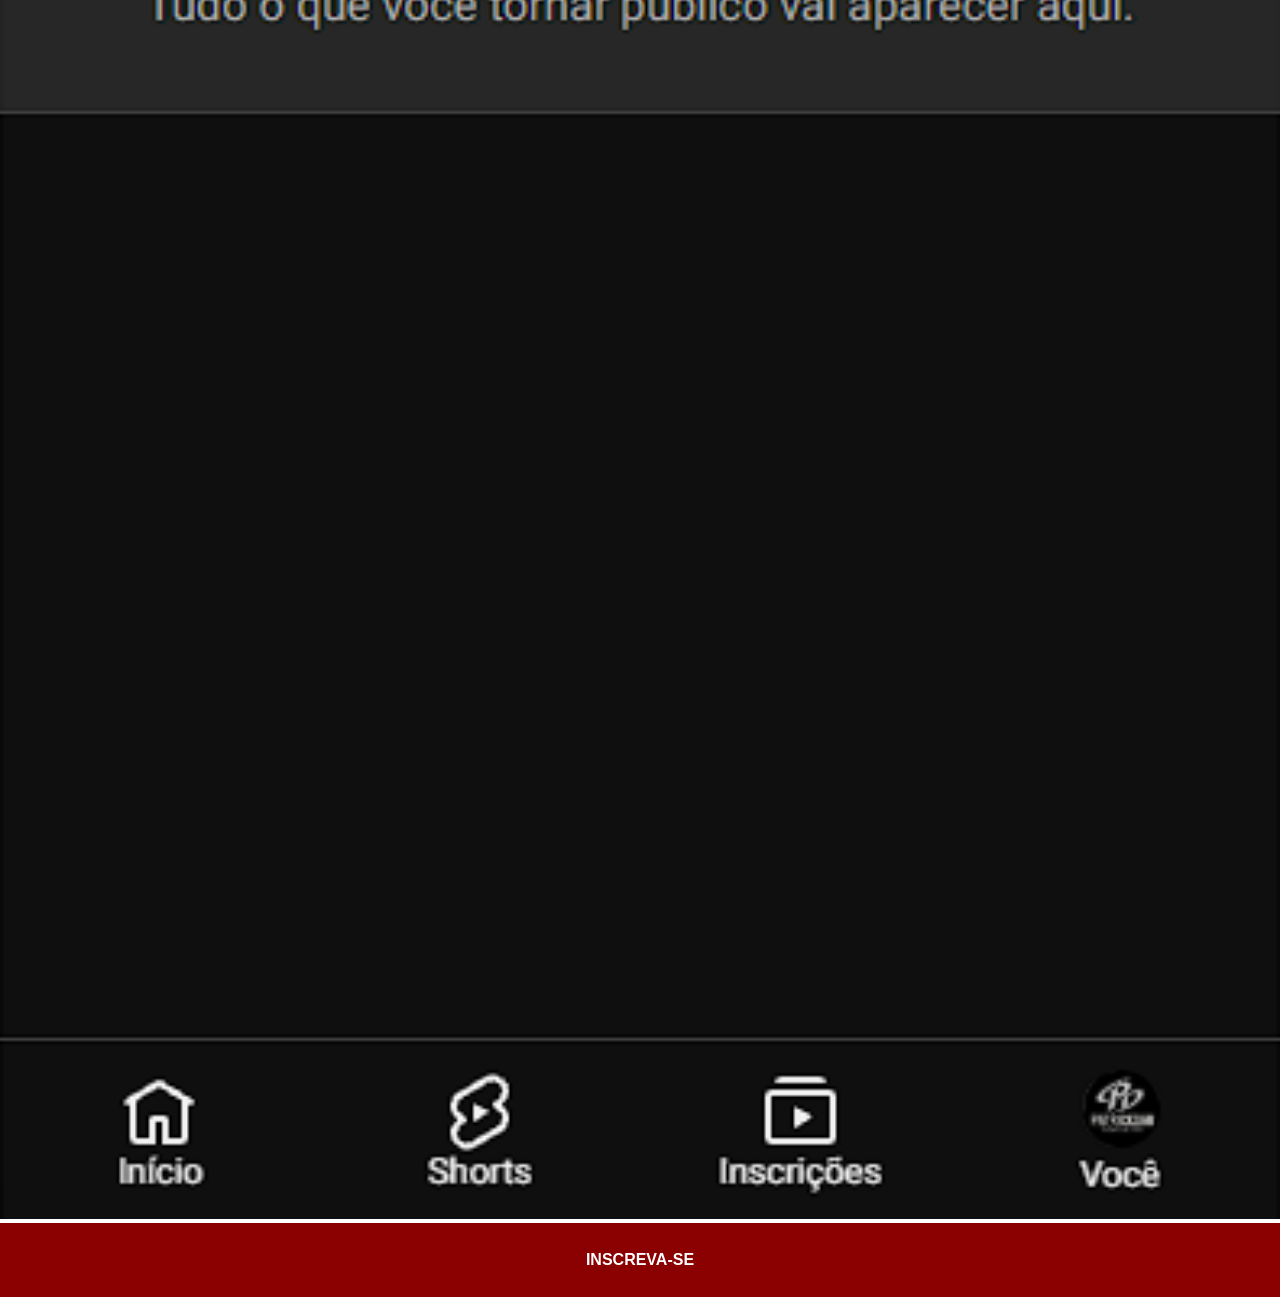
<file: yt.html>
<!DOCTYPE html>
<html lang="pt-br">
<head>
    <meta charset="UTF-8">
    <meta name="viewport" content="width=device-width, initial-scale=1.0">
    <title>Youtube</title>
    <link rel="stylesheet" href="estilos/social.css">
</head>
<body>
    <img src="imagens/tela-youtube.png" alt="Youtube">
    <a href="https://www.youtube.com/@Patricksandeveloper" target="_blank">INSCREVA-SE</a>
</body>
</html>
</file>
<file: estilos/style.css>
@charset "UTF-8";

* {
    margin: 0px;
    padding: 0px;
    font-family: Arial, Helvetica, sans-serif;
}

html, body {
    height: 100vh;
    width: 100vw;
    background-color: black;
    overflow-x: hidden;
}

body {
    background: url(../imagens/fundo-madeira.jpg) no-repeat top center;
    background-size: cover;
    background-attachment: fixed;
}

main {
    position: relative;
    height: 100vh;
}

section#telefone {
    position: absolute;
    top: 50%;
    left: 50%;
    transform: translate(-50%, -50%);
    height: 650px;
    width: 310px;
    background: url(../imagens/tela-nova.png) no-repeat;
    background-size: cover; 
}

iframe#tela {
    position: relative;
    top: 39px;
    left: 26px;
    width: 257px;
    height: 587px;
    border: none;
    border-radius: 24px;
    background-color: black;
}

iframe#cam {
    position: absolute;
    top: 10%;
    left: 50%;
    transform: translate(-50%, -50%);
    width: 15px;
    height: 14px;
    border-radius: 20px;
    border: none;
}

section#redes-sociais {
    text-align: right;
}

section#redes-sociais > a > img {
    width: 50px;
    margin: 10px;
    border-radius: 50%;
    box-shadow: 2px 2px 5px rgba(0, 0, 0, 0.411);
    box-sizing: border-box;
}

section#redes-sociais img:hover {
    border: 2px solid white;
    transform: translate(-4px, -4px);
    box-shadow: 5px 5px 10px rgba(0, 0, 0, 0.651);
    transition: transform .3s;
}
</file>
<file: estilos/social.css>
@charset "UTF-8";

* {
    margin: 0px;
    padding: 0px;
    font-family: Arial, Helvetica, sans-serif;
}

::-webkit-scrollbar {
    width: 0px;
    height: 0px;
}

img {
    width: 100vw;
    height: 100v}

a {
    display: block;
    background-color: darkred;
    padding: 28px;
    text-align: center;
    font-weight: bolder;
    text-decoration: none;
    color: white;
}

a:hover {
    background-color: red;
}
</file>
